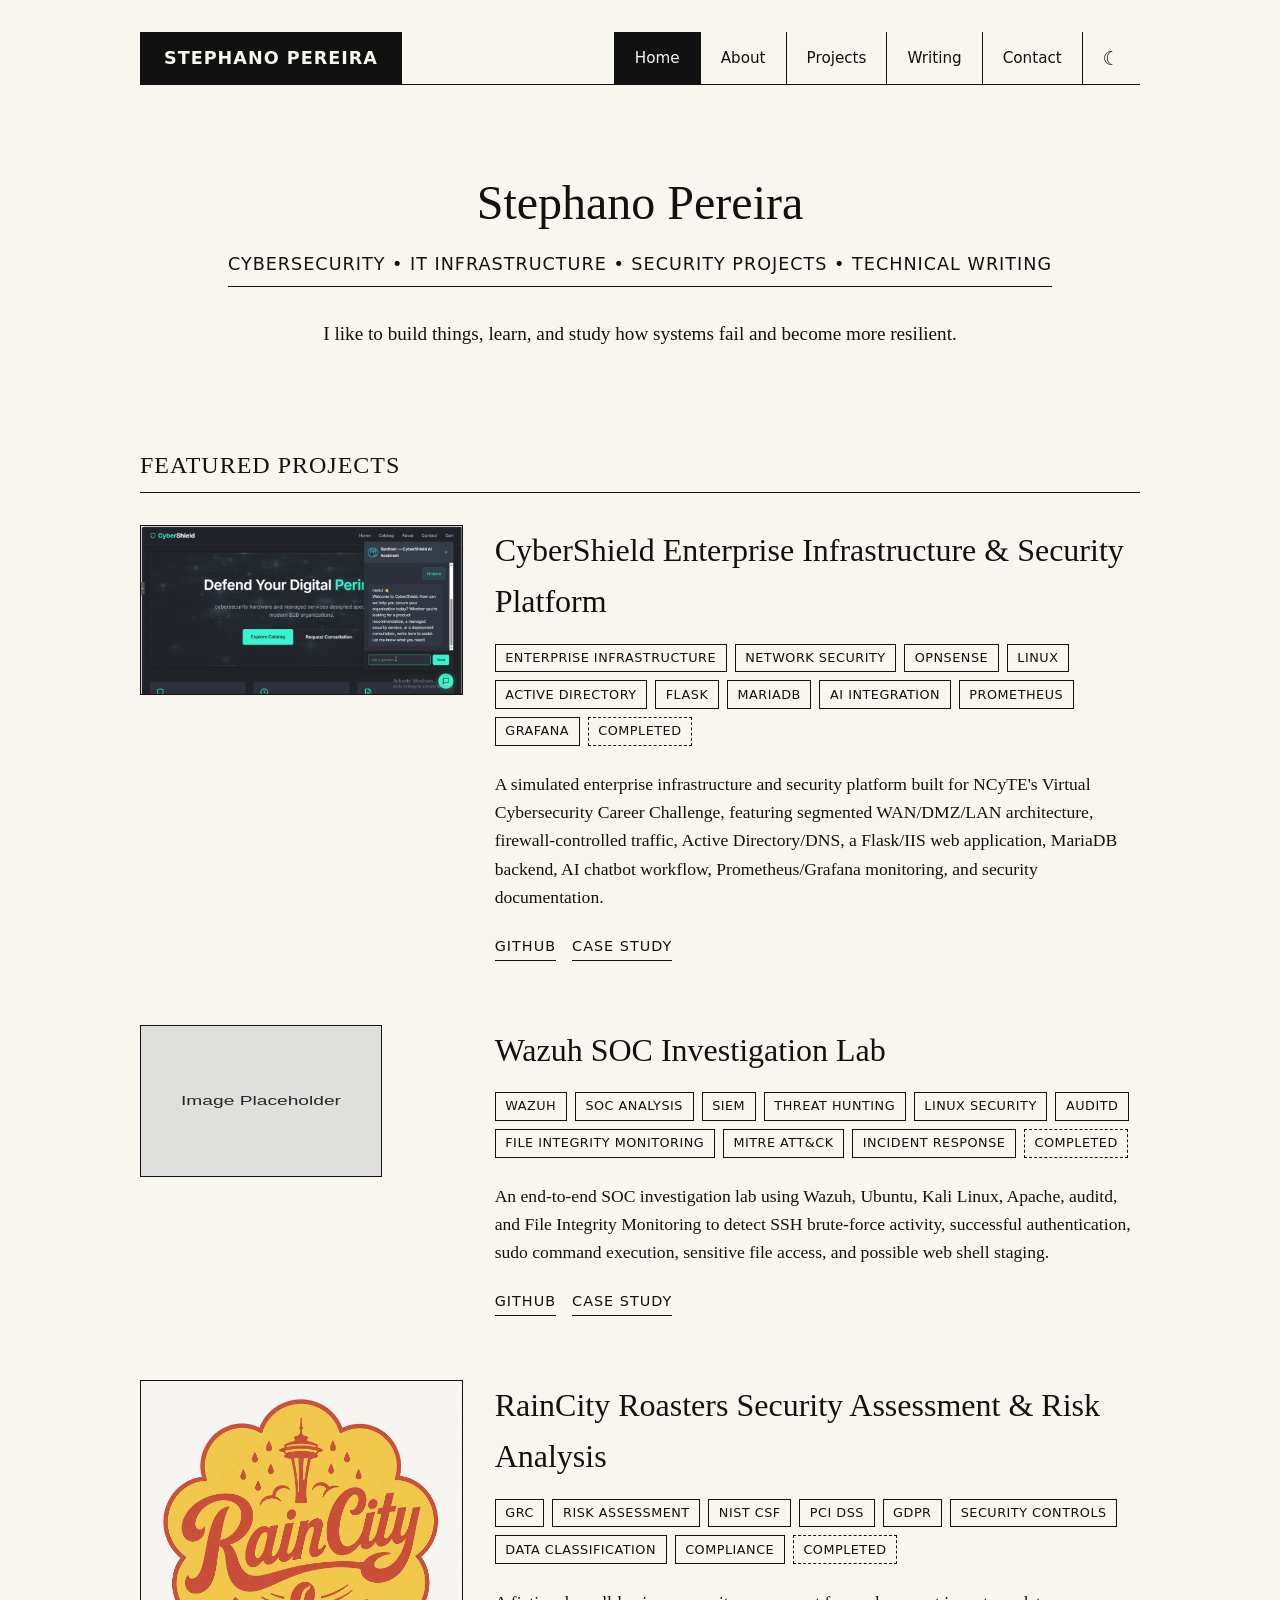
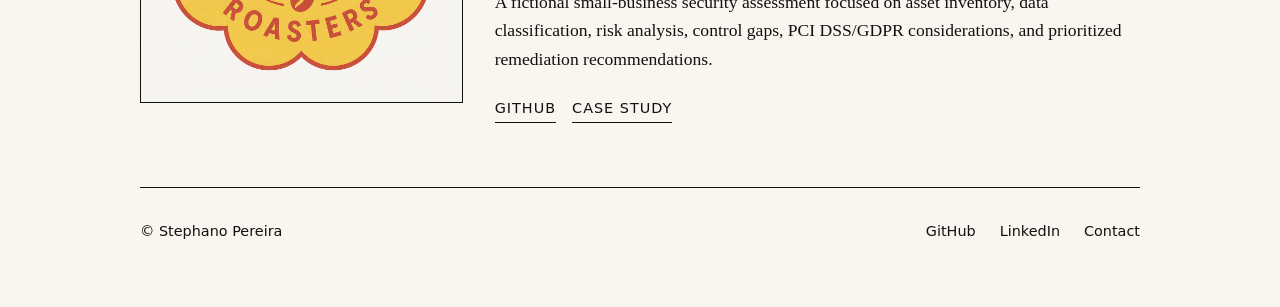
<file: index.html>
<!DOCTYPE html>
<html lang="en" data-theme="light">

<head>
    <meta charset="UTF-8">
    <meta name="viewport" content="width=device-width, initial-scale=1.0">
    <title>Stephano Pereira | IT & Cybersecurity Portfolio</title>
    <meta name="description"
        content="Professional portfolio of Stephano Pereira: Cybersecurity, Software Security, Python, and IT Support.">
    <link rel="stylesheet" href="./styles.css">
    <script defer src="./script.js"></script>
</head>

<body>
    <div class="container">
        <header>
            <div class="logo">Stephano Pereira</div>
            <nav>
                <ul class="nav-links">
                    <li><a href="./index.html" class="active">Home</a></li>
                    <li><a href="./about.html">About</a></li>
                    <li><a href="./projects.html">Projects</a></li>
                    <li><a href="./writing.html">Writing</a></li>
                    <li><a href="./contact.html">Contact</a></li>
                </ul>
                <button id="theme-toggle" class="theme-toggle" aria-label="Toggle Dark Mode">☾</button>
            </nav>
        </header>

        <main>
            <section class="intro-section">
                <h1>Stephano Pereira</h1>
                <span class="subtitle">Cybersecurity • IT Infrastructure • Security Projects • Technical Writing</span>
                <p>I like to build things, learn, and study how systems fail and become more resilient.</p>
            </section>

            <section>
                <h2 class="section-title">Featured Projects</h2>
                <noscript>
                    <div class="js-disabled-message">
                        <p>Project data is loaded dynamically using JavaScript. Please enable JavaScript to view the
                            featured projects, or visit the <a href="./projects.html">Projects archive</a>.</p>
                    </div>
                </noscript>
                <div id="featured-projects" class="projects-feed">
                    <!-- Projects will be dynamically loaded here by script.js -->
                </div>
            </section>
        </main>

        <footer>
            <div class="copyright">© Stephano Pereira</div>
            <div class="footer-links">
                <a href="https://github.com/DRIFT0R" target="_blank" rel="noopener noreferrer">GitHub</a>
                <a href="https://www.linkedin.com/in/stephano-pereira/" target="_blank" rel="noopener noreferrer">LinkedIn</a>
                <a href="./contact.html">Contact</a>
            </div>
        </footer>
    </div>
</body>

</html>
</file>
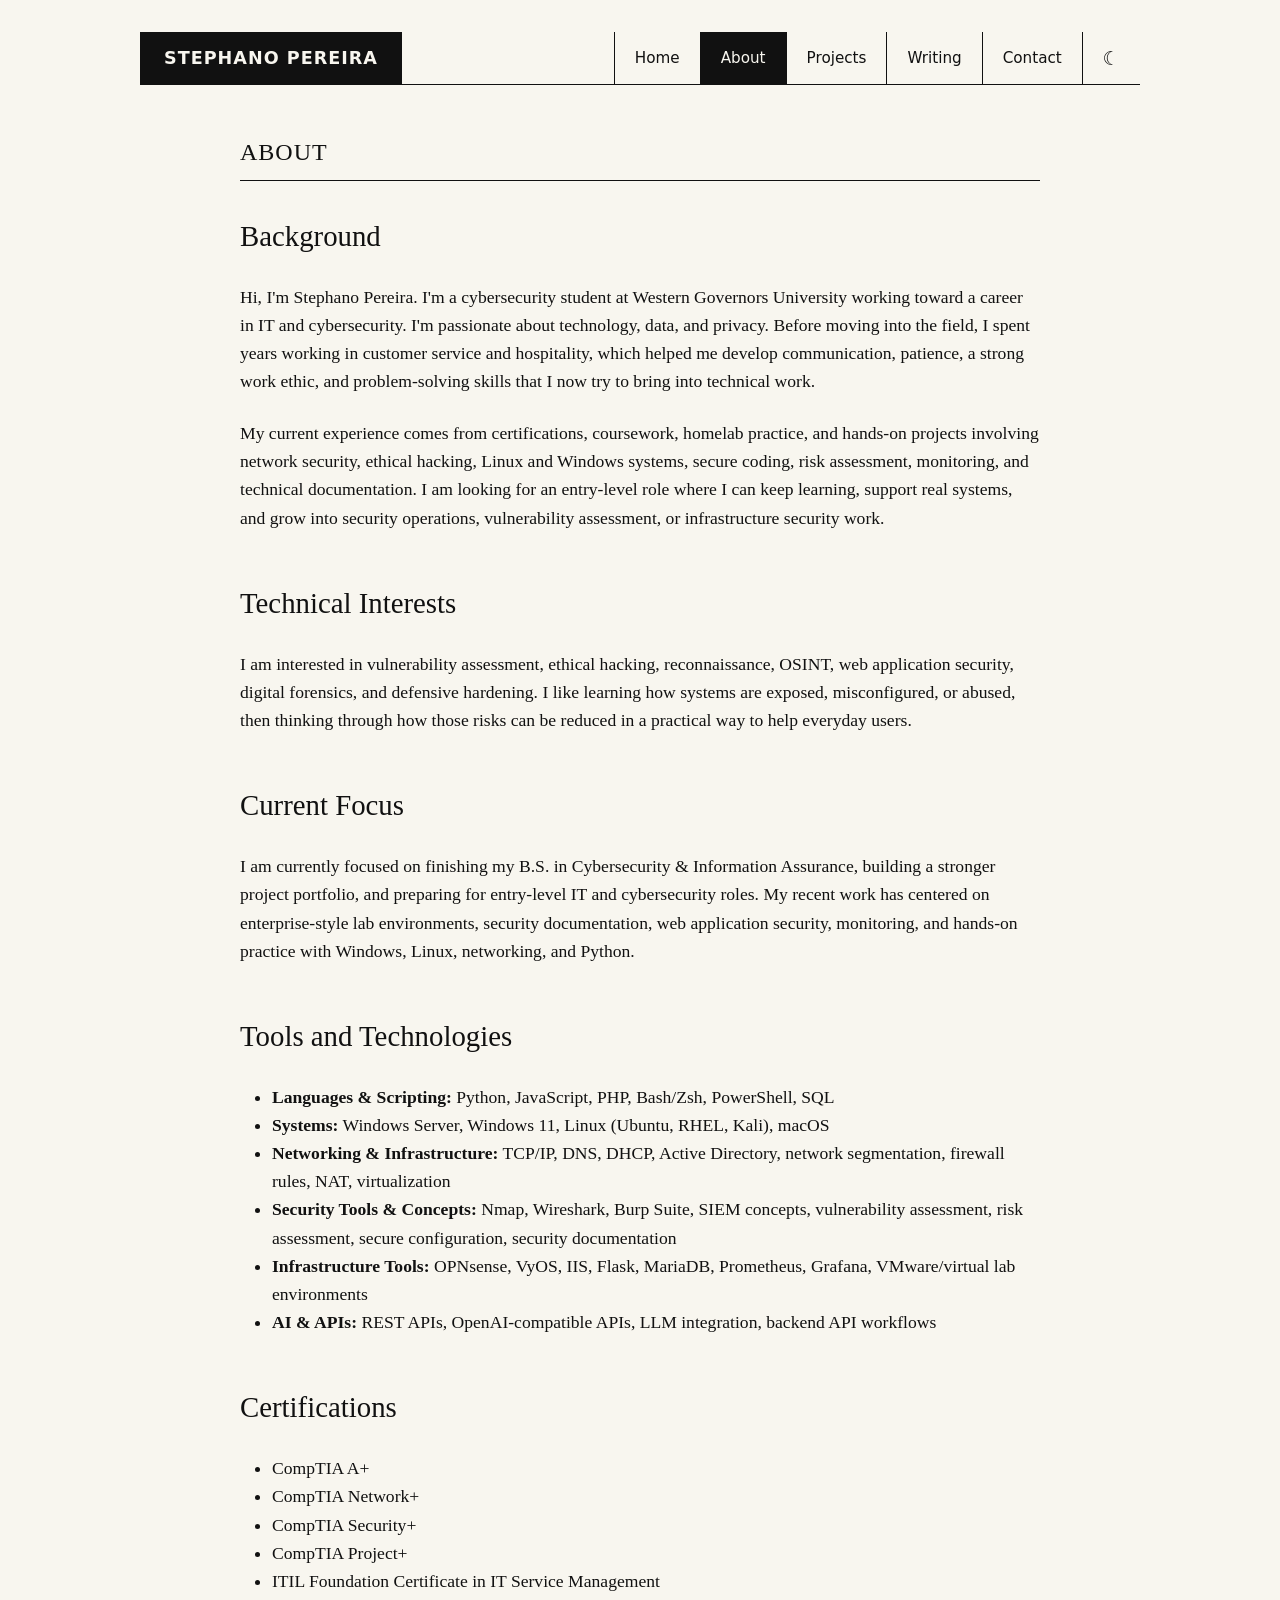
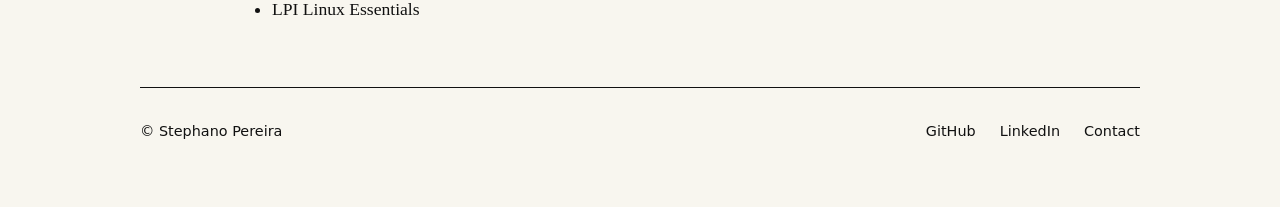
<file: about.html>
<!DOCTYPE html>
<html lang="en" data-theme="light">

<head>
    <meta charset="UTF-8">
    <meta name="viewport" content="width=device-width, initial-scale=1.0">
    <title>About | Stephano Pereira</title>
    <meta name="description" content="About Stephano Pereira: Background, technical interests, and tools.">
    <link rel="stylesheet" href="./styles.css">
    <script defer src="./script.js"></script>
</head>

<body>
    <div class="container">
        <header>
            <div class="logo">Stephano Pereira</div>
            <nav>
                <ul class="nav-links">
                    <li><a href="./index.html">Home</a></li>
                    <li><a href="./about.html" class="active">About</a></li>
                    <li><a href="./projects.html">Projects</a></li>
                    <li><a href="./writing.html">Writing</a></li>
                    <li><a href="./contact.html">Contact</a></li>
                </ul>
                <button id="theme-toggle" class="theme-toggle" aria-label="Toggle Dark Mode">☾</button>
            </nav>
        </header>

        <main class="content-page">
            <h1 class="section-title">About</h1>

            <section>
                <h2>Background</h2>
                <p>Hi, I'm Stephano Pereira. I'm a cybersecurity student at Western Governors University working toward
                    a career in IT and cybersecurity. I'm passionate about technology, data, and privacy. Before moving
                    into the field, I spent years working in customer service and hospitality, which helped
                    me develop communication, patience, a strong work ethic, and problem-solving skills that I now try
                    to bring
                    into technical work.</p>
                <p>My current experience comes from certifications, coursework, homelab practice, and hands-on projects
                    involving network security, ethical hacking, Linux and Windows systems, secure coding, risk
                    assessment, monitoring, and technical documentation. I am looking for an entry-level role where I
                    can keep learning, support real systems, and grow into security operations, vulnerability
                    assessment, or infrastructure
                    security work.</p>
            </section>

            <section>
                <h2>Technical Interests</h2>
                <p>I am interested in vulnerability assessment, ethical hacking, reconnaissance, OSINT, web application
                    security, digital forensics, and defensive hardening. I like learning how systems are exposed,
                    misconfigured, or abused, then thinking through how those risks can be reduced in a practical way to
                    help everyday users.</p>
            </section>

            <section>
                <h2>Current Focus</h2>
                <p>I am currently focused on finishing my B.S. in Cybersecurity & Information Assurance, building a
                    stronger project portfolio, and preparing for entry-level IT and cybersecurity roles. My recent work
                    has centered on enterprise-style lab environments, security documentation, web application security,
                    monitoring, and hands-on practice with Windows, Linux, networking, and Python.</p>
            </section>

            <section>
                <h2>Tools and Technologies</h2>
                <ul>
                    <li><strong>Languages & Scripting:</strong> Python, JavaScript, PHP, Bash/Zsh, PowerShell, SQL</li>
                    <li><strong>Systems:</strong> Windows Server, Windows 11, Linux (Ubuntu, RHEL, Kali), macOS</li>
                    <li><strong>Networking & Infrastructure:</strong> TCP/IP, DNS, DHCP, Active Directory, network
                        segmentation, firewall rules, NAT, virtualization</li>
                    <li><strong>Security Tools & Concepts:</strong> Nmap, Wireshark, Burp Suite, SIEM concepts,
                        vulnerability assessment, risk assessment, secure configuration, security documentation</li>
                    <li><strong>Infrastructure Tools:</strong> OPNsense, VyOS, IIS, Flask, MariaDB, Prometheus, Grafana,
                        VMware/virtual lab environments</li>
                    <li><strong>AI & APIs:</strong> REST APIs, OpenAI-compatible APIs, LLM integration, backend API
                        workflows</li>
                </ul>
            </section>

            <section>
                <h2>Certifications</h2>
                <ul>
                    <li>CompTIA A+</li>
                    <li>CompTIA Network+</li>
                    <li>CompTIA Security+</li>
                    <li>CompTIA Project+</li>
                    <li>ITIL Foundation Certificate in IT Service Management</li>
                    <li>LPI Linux Essentials</li>
                </ul>
            </section>
        </main>

        <footer>
            <div class="copyright">© Stephano Pereira</div>
            <div class="footer-links">
                <a href="https://github.com/DRIFT0R" target="_blank" rel="noopener noreferrer">GitHub</a>
                <a href="https://www.linkedin.com/in/stephano-pereira/" target="_blank" rel="noopener noreferrer">LinkedIn</a>
                <a href="./contact.html">Contact</a>
            </div>
        </footer>
    </div>
</body>

</html>
</file>
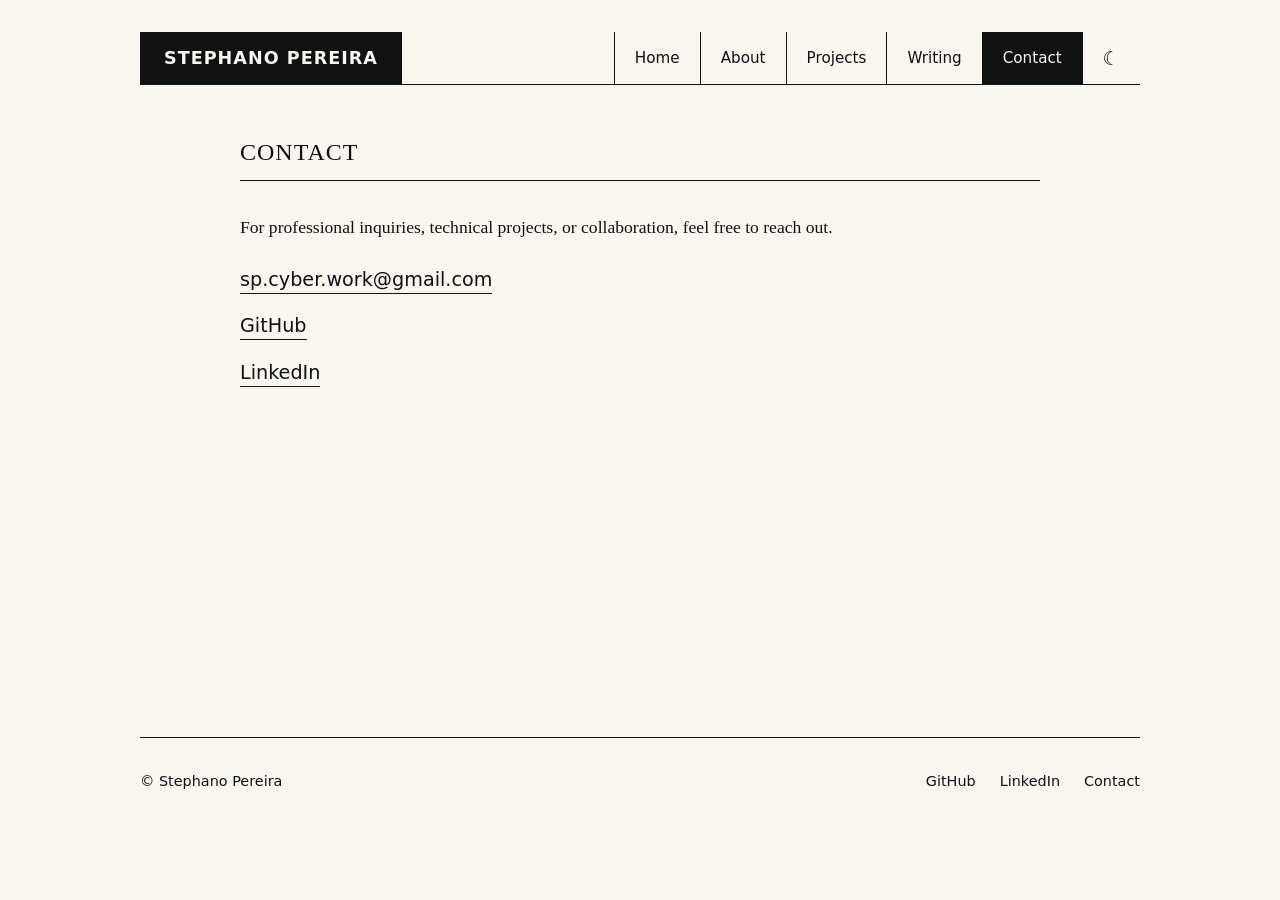
<file: contact.html>
<!DOCTYPE html>
<html lang="en" data-theme="light">

<head>
    <meta charset="UTF-8">
    <meta name="viewport" content="width=device-width, initial-scale=1.0">
    <title>Contact | Stephano Pereira</title>
    <meta name="description" content="Contact Stephano Pereira for professional inquiries.">
    <link rel="stylesheet" href="./styles.css">
    <script defer src="./script.js"></script>
</head>

<body>
    <div class="container">
        <header>
            <div class="logo">Stephano Pereira</div>
            <nav>
                <ul class="nav-links">
                    <li><a href="./index.html">Home</a></li>
                    <li><a href="./about.html">About</a></li>
                    <li><a href="./projects.html">Projects</a></li>
                    <li><a href="./writing.html">Writing</a></li>
                    <li><a href="./contact.html" class="active">Contact</a></li>
                </ul>
                <button id="theme-toggle" class="theme-toggle" aria-label="Toggle Dark Mode">☾</button>
            </nav>
        </header>

        <main class="content-page">
            <h1 class="section-title">Contact</h1>

            <section>
                <p>For professional inquiries, technical projects, or collaboration, feel free to reach out.</p>

                <ul class="contact-links">
                    <li><a href="mailto:sp.cyber.work@gmail.com">sp.cyber.work@gmail.com</a></li>
                    <li><a href="https://github.com/DRIFT0R" target="_blank" rel="noopener noreferrer">GitHub</a></li>
                    <li><a href="https://www.linkedin.com/in/stephano-pereira/" target="_blank"
                            rel="noopener noreferrer">LinkedIn</a></li>
                </ul>
            </section>
        </main>

        <footer>
            <div class="copyright">© Stephano Pereira</div>
            <div class="footer-links">
                <a href="https://github.com/DRIFT0R" target="_blank" rel="noopener noreferrer">GitHub</a>
                <a href="https://www.linkedin.com/in/stephano-pereira/" target="_blank"
                    rel="noopener noreferrer">LinkedIn</a>
                <a href="./contact.html">Contact</a>
            </div>
        </footer>
    </div>
</body>

</html>
</file>
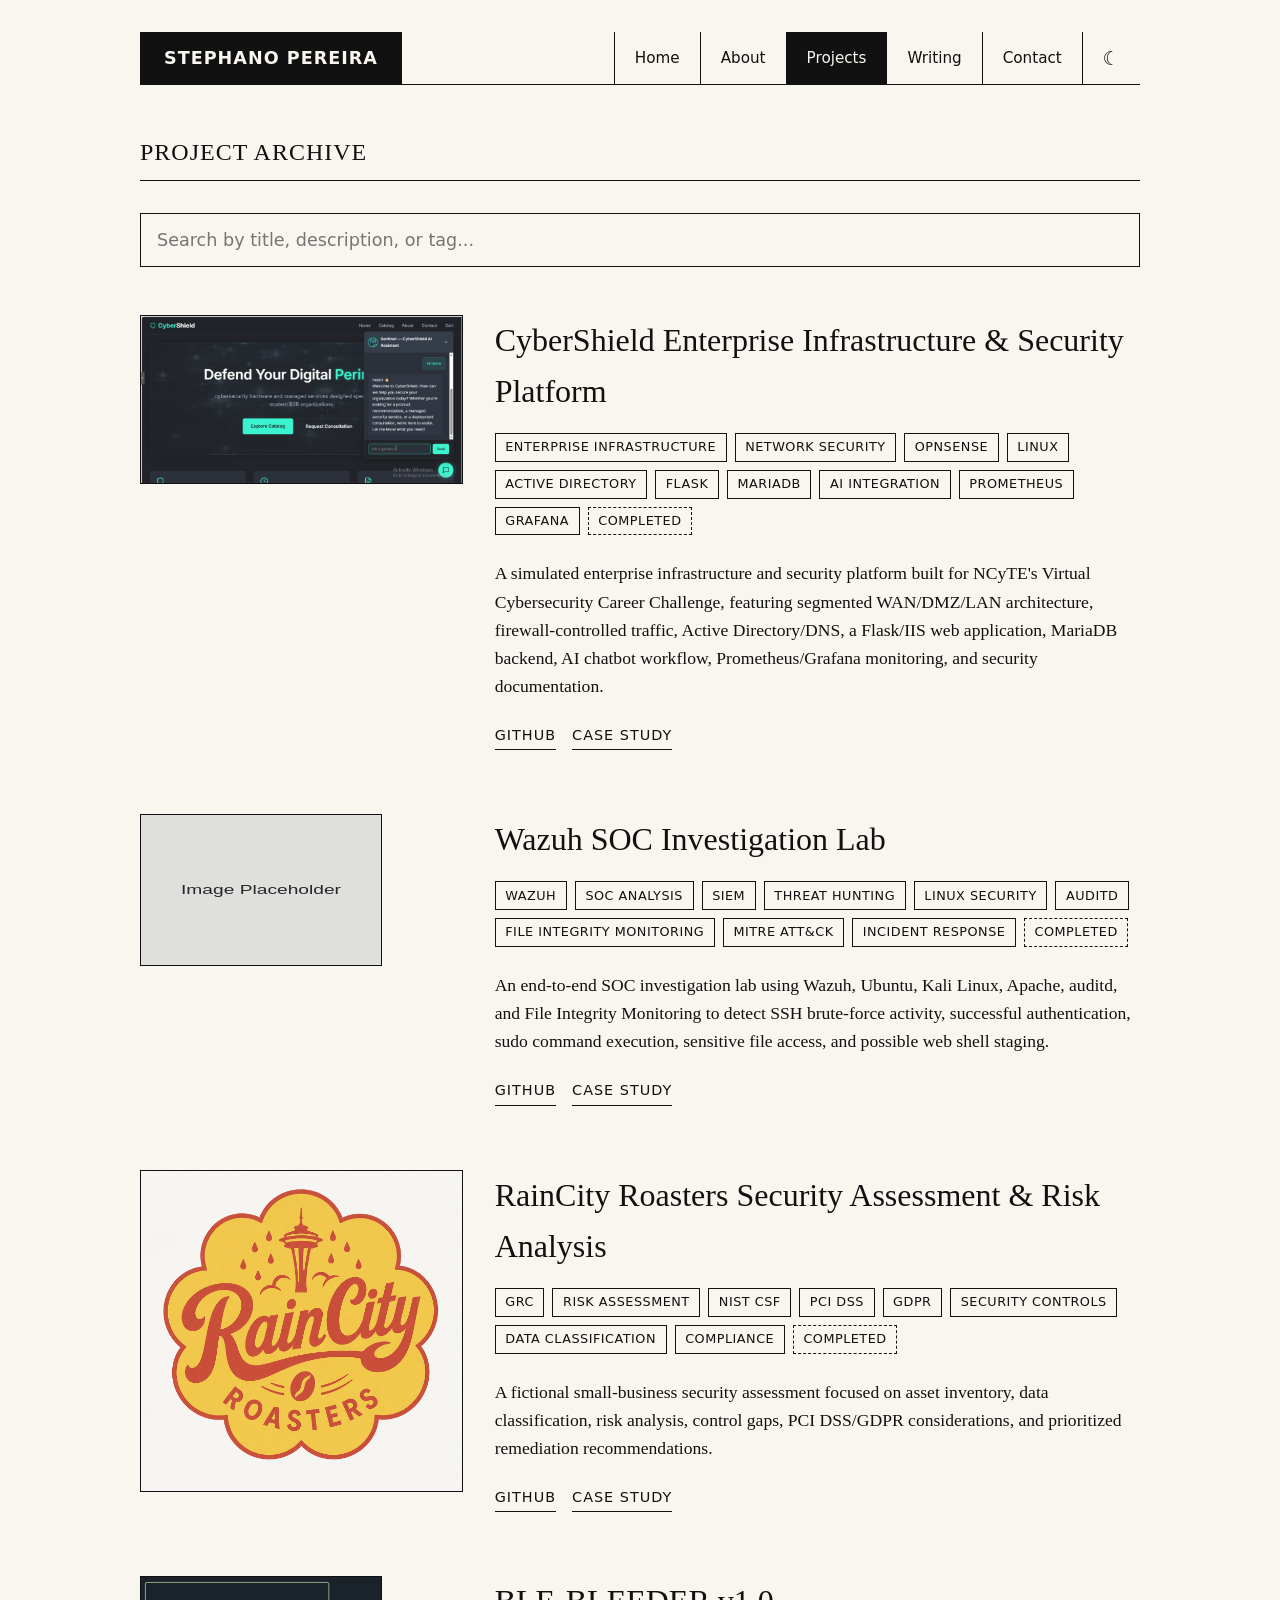
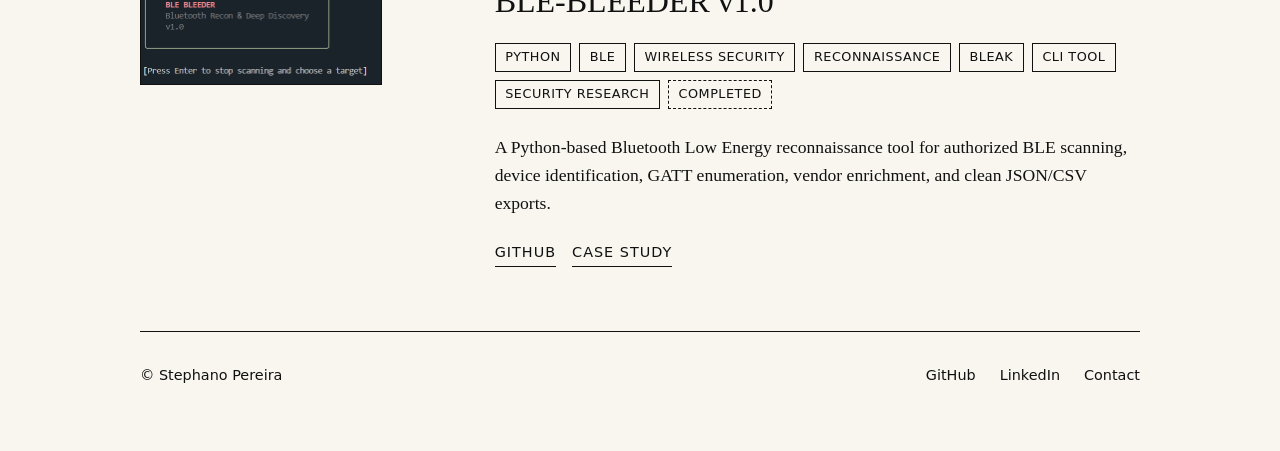
<file: projects.html>
<!DOCTYPE html>
<html lang="en" data-theme="light">

<head>
    <meta charset="UTF-8">
    <meta name="viewport" content="width=device-width, initial-scale=1.0">
    <title>Projects | Stephano Pereira</title>
    <meta name="description" content="Technical projects and case studies by Stephano Pereira.">
    <link rel="stylesheet" href="./styles.css">
    <script defer src="./script.js"></script>
</head>

<body>
    <div class="container">
        <header>
            <div class="logo">Stephano Pereira</div>
            <nav>
                <ul class="nav-links">
                    <li><a href="./index.html">Home</a></li>
                    <li><a href="./about.html">About</a></li>
                    <li><a href="./projects.html" class="active">Projects</a></li>
                    <li><a href="./writing.html">Writing</a></li>
                    <li><a href="./contact.html">Contact</a></li>
                </ul>
                <button id="theme-toggle" class="theme-toggle" aria-label="Toggle Dark Mode">☾</button>
            </nav>
        </header>

        <main>
            <h1 class="section-title">Project Archive</h1>

            <div class="search-container">
                <label for="project-search" style="display:none;">Search Projects</label>
                <input type="text" id="project-search" class="search-input"
                    placeholder="Search by title, description, or tag...">
            </div>

            <noscript>
                <div class="js-disabled-message">
                    <p>Project data is loaded dynamically using JavaScript. Please enable JavaScript to view the project
                        archive and use the search function.</p>
                </div>
            </noscript>

            <div id="all-projects" class="projects-feed">
                <!-- Projects will be dynamically loaded here by script.js -->
            </div>
        </main>

        <footer>
            <div class="copyright">© Stephano Pereira</div>
            <div class="footer-links">
                <a href="https://github.com/DRIFT0R" target="_blank" rel="noopener noreferrer">GitHub</a>
                <a href="https://www.linkedin.com/in/stephano-pereira/" target="_blank" rel="noopener noreferrer">LinkedIn</a>
                <a href="./contact.html">Contact</a>
            </div>
        </footer>
    </div>
</body>

</html>
</file>
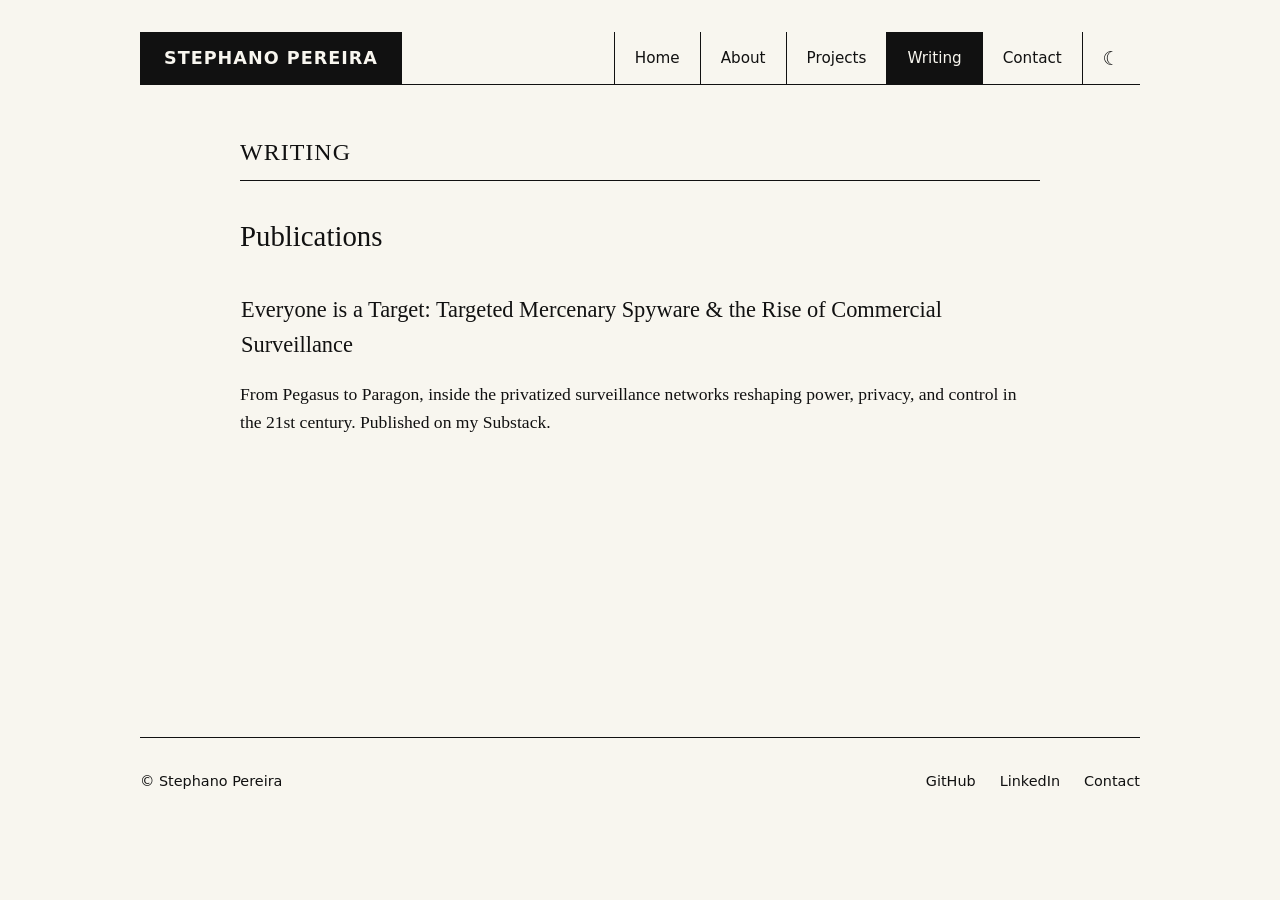
<file: writing.html>
<!DOCTYPE html>
<html lang="en" data-theme="light">

<head>
    <meta charset="UTF-8">
    <meta name="viewport" content="width=device-width, initial-scale=1.0">
    <title>Writing | Stephano Pereira</title>
    <meta name="description" content="Technical writing and publications by Stephano Pereira.">
    <link rel="stylesheet" href="./styles.css">
    <script defer src="./script.js"></script>
</head>

<body>
    <div class="container">
        <header>
            <div class="logo">Stephano Pereira</div>
            <nav>
                <ul class="nav-links">
                    <li><a href="./index.html">Home</a></li>
                    <li><a href="./about.html">About</a></li>
                    <li><a href="./projects.html">Projects</a></li>
                    <li><a href="./writing.html" class="active">Writing</a></li>
                    <li><a href="./contact.html">Contact</a></li>
                </ul>
                <button id="theme-toggle" class="theme-toggle" aria-label="Toggle Dark Mode">☾</button>
            </nav>
        </header>

        <main class="content-page">
            <h1 class="section-title">Writing</h1>

            <section>
                <h2>Publications</h2>
                <article style="margin-bottom: 2rem; margin-top: 1.5rem;">
                    <h3 style="font-size: 1.4rem; margin-bottom: 0.5rem;">
                        <a href="https://drift0r.substack.com/p/everyone-is-a-target-targeted-mercenary"
                            class="publication-link" target="_blank" rel="noopener noreferrer">Everyone is a
                            Target: Targeted Mercenary Spyware & the Rise of Commercial Surveillance</a>
                    </h3>
                    <p>From Pegasus to Paragon, inside the privatized surveillance networks reshaping power, privacy,
                        and control in the 21st century. Published on my Substack.</p>
                </article>
            </section>
        </main>

        <footer>
            <div class="copyright">© Stephano Pereira</div>
            <div class="footer-links">
                <a href="https://github.com/DRIFT0R" target="_blank" rel="noopener noreferrer">GitHub</a>
                <a href="https://www.linkedin.com/in/stephano-pereira/" target="_blank" rel="noopener noreferrer">LinkedIn</a>
                <a href="./contact.html">Contact</a>
            </div>
        </footer>
    </div>
</body>

</html>
</file>
<file: styles.css>
/* Base Variables */
:root {
  --bg-color: #f8f6ef;
  --text-color: #111111;
  --border-color: #111111;
  --tab-bg: transparent;
  --tab-text: #111111;
  --tab-hover-bg: #111111;
  --tab-hover-text: #f8f6ef;
  
  --font-serif: Georgia, 'Times New Roman', Times, serif;
  --font-sans: system-ui, -apple-system, BlinkMacSystemFont, "Segoe UI", Roboto, Oxygen, Ubuntu, Cantarell, "Open Sans", "Helvetica Neue", sans-serif;
}

html[data-theme="dark"] {
  --bg-color: #111111;
  --text-color: #f8f6ef;
  --border-color: #dddddd;
  --tab-bg: transparent;
  --tab-text: #f8f6ef;
  --tab-hover-bg: #f8f6ef;
  --tab-hover-text: #111111;
}

* {
  box-sizing: border-box;
  margin: 0;
  padding: 0;
}

body {
  background-color: var(--bg-color);
  color: var(--text-color);
  font-family: var(--font-sans);
  line-height: 1.6;
  transition: background-color 0.2s ease, color 0.2s ease;
  padding: 0 1rem;
}

h1, h2, h3, h4, h5, h6, .serif {
  font-family: var(--font-serif);
  font-weight: normal;
}

a {
  color: inherit;
  text-decoration: none;
}

.container {
  max-width: 1000px;
  margin: 0 auto;
}

/* Header & Navigation */
header {
  display: flex;
  justify-content: space-between;
  align-items: stretch;
  border-bottom: 1px solid var(--border-color);
  margin-top: 2rem;
  margin-bottom: 3rem;
  flex-wrap: wrap;
}

.logo {
  background-color: var(--text-color);
  color: var(--bg-color);
  padding: 0.75rem 1.5rem;
  font-family: var(--font-sans);
  font-weight: bold;
  letter-spacing: 1px;
  text-transform: uppercase;
  font-size: 1.1rem;
  display: flex;
  align-items: center;
}

nav {
  display: flex;
  align-items: stretch;
}

.nav-links {
  display: flex;
  list-style: none;
}

.nav-links li {
  display: flex;
}

.nav-links a, .theme-toggle {
  display: flex;
  align-items: center;
  padding: 0 1.25rem;
  border-left: 1px solid var(--border-color);
  background-color: var(--tab-bg);
  color: var(--tab-text);
  font-family: var(--font-sans);
  font-size: 0.95rem;
  cursor: pointer;
  transition: background-color 0.1s, color 0.1s;
  border-top: none;
  border-right: none;
  border-bottom: none;
}

.nav-links a:hover, .nav-links a.active, .theme-toggle:hover {
  background-color: var(--tab-hover-bg);
  color: var(--tab-hover-text);
}

.theme-toggle {
  background: none;
  font-size: 1.2rem;
}

/* Main Content Styles */
main {
  min-height: 60vh;
}

.intro-section {
  text-align: center;
  margin-bottom: 4rem;
  padding: 2rem 0;
}

.intro-section h1 {
  font-size: 3rem;
  margin-bottom: 0.5rem;
}

.intro-section .subtitle {
  font-size: 1.1rem;
  text-transform: uppercase;
  letter-spacing: 1px;
  margin-bottom: 2rem;
  border-bottom: 1px solid var(--border-color);
  display: inline-block;
  padding-bottom: 0.5rem;
}

.intro-section p {
  max-width: 650px;
  margin: 0 auto;
  font-size: 1.2rem;
  font-family: var(--font-serif);
}

/* Section Headings */
.section-title {
  font-size: 1.5rem;
  text-transform: uppercase;
  letter-spacing: 1px;
  border-bottom: 1px solid var(--border-color);
  padding-bottom: 0.5rem;
  margin-bottom: 2rem;
}

/* Projects Grid / Feed */
.projects-feed {
  display: flex;
  flex-direction: column;
  gap: 4rem;
  margin-bottom: 4rem;
}

.project-card {
  display: grid;
  grid-template-columns: 1fr;
  gap: 2rem;
  align-items: start;
}

@media (min-width: 768px) {
  .project-card, .project-card.reverse {
    grid-template-columns: 1.25fr 2.5fr;
  }
  .project-card.reverse .project-image {
    max-width: 75%;
  }
}

.project-image {
  width: 100%;
  background-color: transparent;
  border: 1px solid var(--border-color);
  display: block;
  overflow: hidden;
}

.project-image img {
  width: 100%;
  height: auto;
  display: block;
  opacity: 0.9;
  filter: grayscale(20%);
  transition: filter 0.3s;
}

.project-image img:hover {
  filter: grayscale(0%);
}

.project-info h3 {
  font-size: 2rem;
  margin-bottom: 1rem;
}

.project-info p {
  font-size: 1.1rem;
  margin-bottom: 1.5rem;
  font-family: var(--font-serif);
}

.tags {
  display: flex;
  flex-wrap: wrap;
  gap: 0.5rem;
  margin-bottom: 1.5rem;
}

.tag {
  font-size: 0.8rem;
  text-transform: uppercase;
  letter-spacing: 0.5px;
  padding: 0.2rem 0.6rem;
  border: 1px solid var(--border-color);
}

.project-links {
  display: flex;
  gap: 1rem;
}

.project-link {
  font-size: 0.9rem;
  text-transform: uppercase;
  letter-spacing: 1px;
  border-bottom: 1px solid var(--text-color);
  padding-bottom: 2px;
}

.project-link:hover {
  color: var(--bg-color);
  background-color: var(--text-color);
}

/* Search */
.search-container {
  margin-bottom: 3rem;
}

.search-input {
  width: 100%;
  padding: 1rem;
  font-size: 1.1rem;
  background-color: transparent;
  border: 1px solid var(--border-color);
  color: var(--text-color);
  font-family: var(--font-sans);
}

.search-input:focus {
  outline: none;
  box-shadow: inset 0 0 0 1px var(--text-color);
}

/* Fallback message */
.js-disabled-message {
  padding: 2rem;
  border: 1px solid var(--border-color);
  font-family: var(--font-serif);
  text-align: center;
}

/* Content Pages (About, Contact) */
.content-page {
  max-width: 800px;
  margin: 0 auto 4rem auto;
}

.content-page section {
  margin-bottom: 3rem;
}

.content-page h2 {
  font-size: 1.8rem;
  margin-bottom: 1.5rem;
}

.content-page p, .content-page ul {
  font-size: 1.1rem;
  margin-bottom: 1.5rem;
  font-family: var(--font-serif);
}

.content-page ul {
  padding-left: 2rem;
}

.contact-links {
  list-style: none;
  padding: 0 !important;
}

.contact-links li {
  margin-bottom: 1rem;
}

.contact-links a {
  font-family: var(--font-sans);
  font-size: 1.2rem;
  border-bottom: 1px solid var(--text-color);
  padding-bottom: 2px;
}

.contact-links a:hover {
  background-color: var(--text-color);
  color: var(--bg-color);
}

.publication-link {
  display: inline-block;
  padding: 0.5rem 0.75rem;
  margin-left: -0.75rem;
  border-radius: 4px;
  border: 1px solid transparent;
  transition: all 0.2s ease;
  text-decoration: none;
}

.publication-link:hover {
  background-color: var(--text-color);
  color: var(--bg-color);
  border-color: var(--text-color);
}

/* Footer */
footer {
  border-top: 1px solid var(--border-color);
  padding: 2rem 0;
  display: flex;
  justify-content: space-between;
  align-items: center;
  margin-bottom: 2rem;
  font-size: 0.9rem;
}

.footer-links {
  display: flex;
  gap: 1.5rem;
}

.footer-links a:hover {
  text-decoration: underline;
}

/* Responsive */
@media (max-width: 768px) {
  header {
    flex-direction: column;
    align-items: stretch;
  }
  .logo {
    justify-content: center;
    border-bottom: 1px solid var(--border-color);
  }
  nav {
    justify-content: center;
  }
  .nav-links {
    width: 100%;
    justify-content: space-between;
  }
  .nav-links a, .theme-toggle {
    padding: 0.75rem 0.5rem;
    flex-grow: 1;
    justify-content: center;
    border-left: none;
    border-right: 1px solid var(--border-color);
  }
  .nav-links li:last-child a, .theme-toggle {
    border-right: none;
  }
  .intro-section h1 {
    font-size: 2.2rem;
  }
}
</file>
